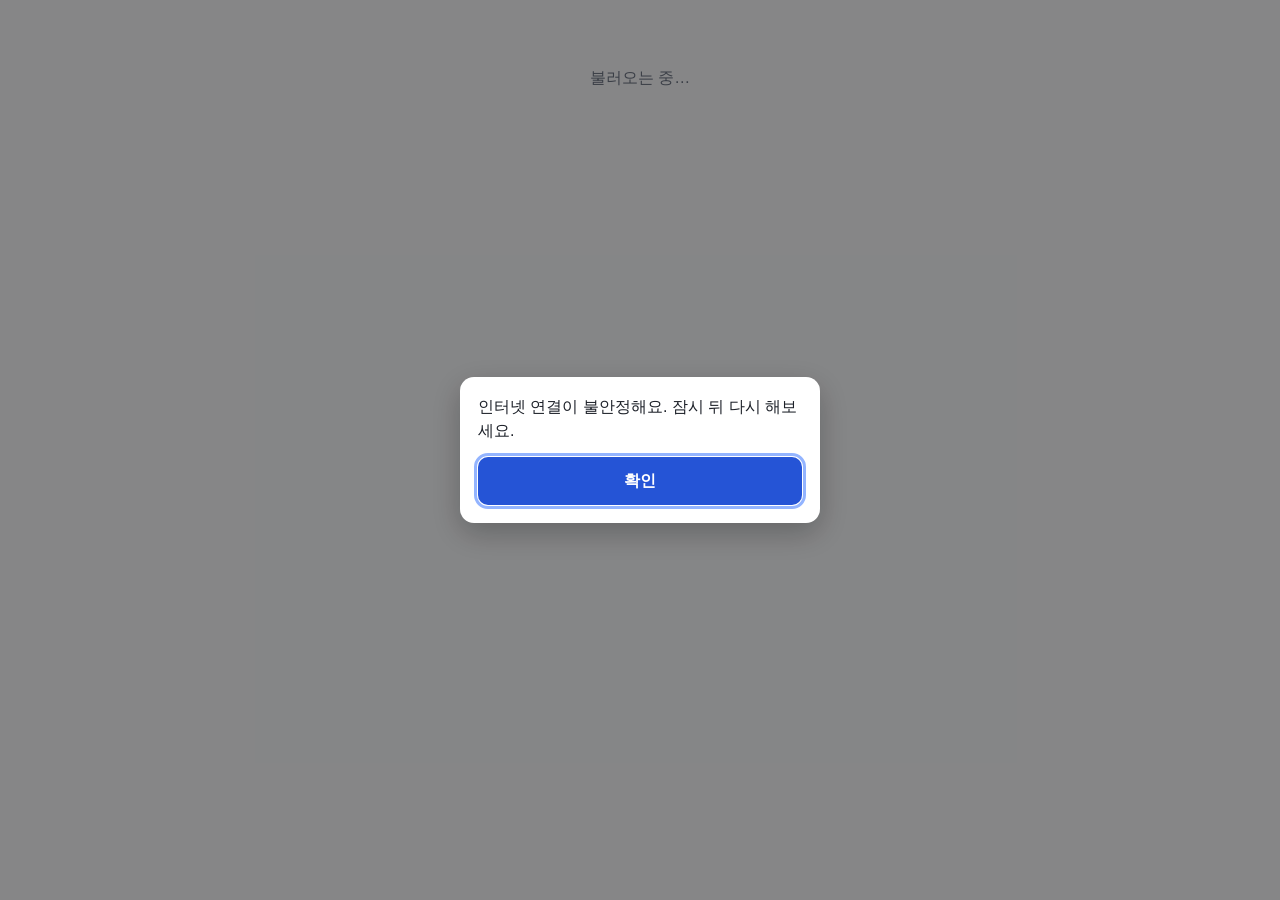
<file: index.html>
<!doctype html>
<html lang="ko">
<head>
<meta charset="utf-8">
<meta name="viewport" content="width=device-width, initial-scale=1, viewport-fit=cover">
<meta http-equiv="Content-Security-Policy" content="default-src 'self'; script-src 'self'; style-src 'self'; img-src 'self' data: blob:; connect-src 'self' https://wvraflylepsiefxkusyg.supabase.co; object-src 'none'; base-uri 'none'; form-action 'none'; frame-src 'none'">
<meta name="referrer" content="no-referrer">
<meta name="robots" content="noindex, nofollow">
<title>한울림제 스탬프 투어</title>
<link rel="icon" href="data:,">
<link rel="stylesheet" href="style.css?v=20261111b">
</head>
<body>
<main id="app"><p class="loading">불러오는 중…</p></main>
<noscript><p class="loading">자바스크립트를 켜야 쓸 수 있어요.</p></noscript>
<script src="js/data.js?v=20261111b"></script>
<script src="js/map.js?v=20261111b"></script>
<script src="js/qr.js?v=20261111b"></script>
<script src="js/store.js?v=20261111b"></script>
<script src="js/app.js?v=20261111b"></script>
</body>
</html>
</file>
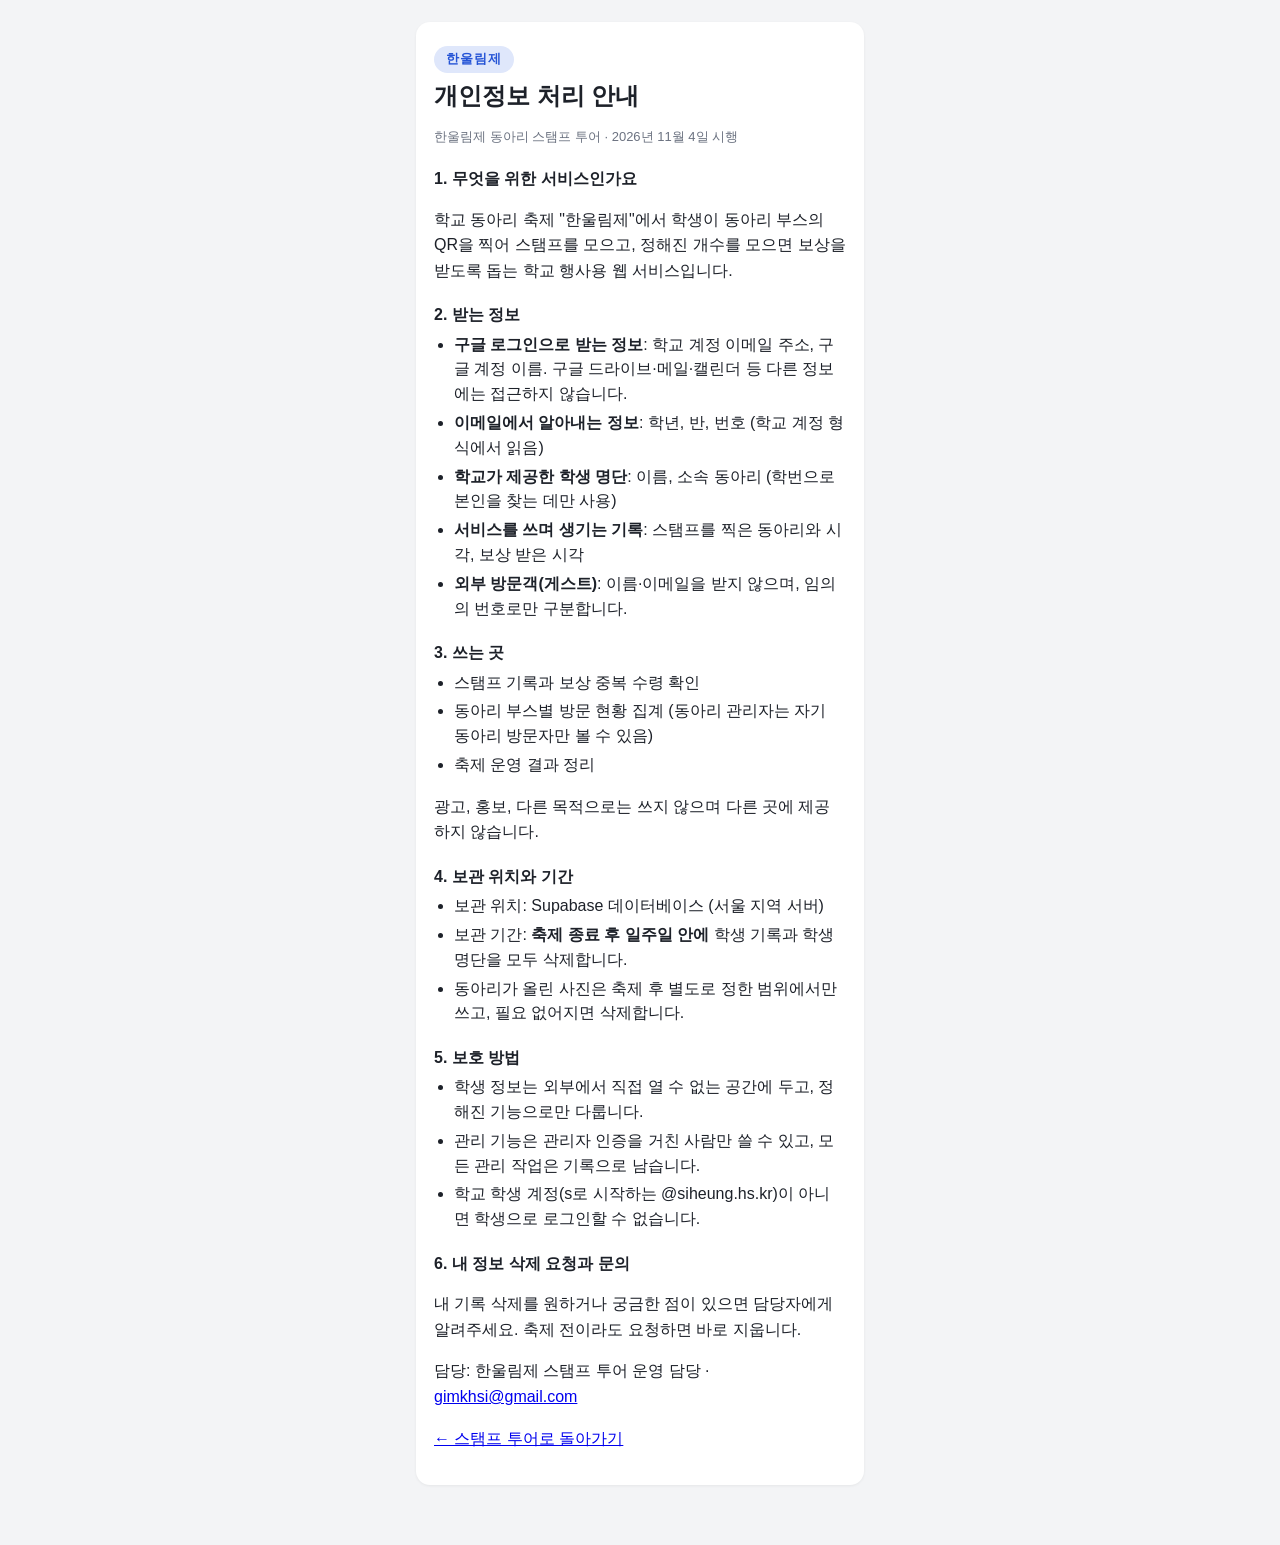
<file: privacy.html>
<!doctype html>
<html lang="ko">
<head>
<meta charset="utf-8">
<meta name="viewport" content="width=device-width, initial-scale=1">
<meta http-equiv="Content-Security-Policy" content="default-src 'none'; style-src 'self'; img-src 'self' data:; base-uri 'none'; form-action 'none'">
<meta name="referrer" content="no-referrer">
<title>개인정보 처리 안내 - 한울림제 스탬프 투어</title>
<link rel="icon" href="data:,">
<link rel="stylesheet" href="style.css?v=20261111b">
</head>
<body>
<main id="app" class="doc">
<section class="card">
  <div class="logo">한울림제</div>
  <h1>개인정보 처리 안내</h1>
  <p class="muted small">한울림제 동아리 스탬프 투어 · 2026년 11월 4일 시행</p>

  <h2>1. 무엇을 위한 서비스인가요</h2>
  <p>학교 동아리 축제 "한울림제"에서 학생이 동아리 부스의 QR을 찍어 스탬프를 모으고, 정해진 개수를 모으면 보상을 받도록 돕는 학교 행사용 웹 서비스입니다.</p>

  <h2>2. 받는 정보</h2>
  <ul>
    <li><b>구글 로그인으로 받는 정보</b>: 학교 계정 이메일 주소, 구글 계정 이름. 구글 드라이브·메일·캘린더 등 다른 정보에는 접근하지 않습니다.</li>
    <li><b>이메일에서 알아내는 정보</b>: 학년, 반, 번호 (학교 계정 형식에서 읽음)</li>
    <li><b>학교가 제공한 학생 명단</b>: 이름, 소속 동아리 (학번으로 본인을 찾는 데만 사용)</li>
    <li><b>서비스를 쓰며 생기는 기록</b>: 스탬프를 찍은 동아리와 시각, 보상 받은 시각</li>
    <li><b>외부 방문객(게스트)</b>: 이름·이메일을 받지 않으며, 임의의 번호로만 구분합니다.</li>
  </ul>

  <h2>3. 쓰는 곳</h2>
  <ul>
    <li>스탬프 기록과 보상 중복 수령 확인</li>
    <li>동아리 부스별 방문 현황 집계 (동아리 관리자는 자기 동아리 방문자만 볼 수 있음)</li>
    <li>축제 운영 결과 정리</li>
  </ul>
  <p>광고, 홍보, 다른 목적으로는 쓰지 않으며 다른 곳에 제공하지 않습니다.</p>

  <h2>4. 보관 위치와 기간</h2>
  <ul>
    <li>보관 위치: Supabase 데이터베이스 (서울 지역 서버)</li>
    <li>보관 기간: <b>축제 종료 후 일주일 안에</b> 학생 기록과 학생 명단을 모두 삭제합니다.</li>
    <li>동아리가 올린 사진은 축제 후 별도로 정한 범위에서만 쓰고, 필요 없어지면 삭제합니다.</li>
  </ul>

  <h2>5. 보호 방법</h2>
  <ul>
    <li>학생 정보는 외부에서 직접 열 수 없는 공간에 두고, 정해진 기능으로만 다룹니다.</li>
    <li>관리 기능은 관리자 인증을 거친 사람만 쓸 수 있고, 모든 관리 작업은 기록으로 남습니다.</li>
    <li>학교 학생 계정(s로 시작하는 @siheung.hs.kr)이 아니면 학생으로 로그인할 수 없습니다.</li>
  </ul>

  <h2>6. 내 정보 삭제 요청과 문의</h2>
  <p>내 기록 삭제를 원하거나 궁금한 점이 있으면 담당자에게 알려주세요. 축제 전이라도 요청하면 바로 지웁니다.</p>
  <p>담당: 한울림제 스탬프 투어 운영 담당 · <a href="mailto:gimkhsi@gmail.com">gimkhsi@gmail.com</a></p>

  <p><a href="./">← 스탬프 투어로 돌아가기</a></p>
</section>
</main>
</body>
</html>
</file>
<file: style.css>
:root { --bg:#f3f4f6; --card:#fff; --ink:#1d2129; --muted:#6b7280; --line:#e3e5e8; --main:#2554d6; --main-soft:#dfe7fb; --good:#15803d; --bad:#c62828; --warn:#c2620a; }
* { box-sizing: border-box; }
[hidden] { display:none !important; }
html { -webkit-text-size-adjust: 100%; }
body { margin:0; background:var(--bg); color:var(--ink); font-family:"Pretendard","Apple SD Gothic Neo","Malgun Gothic","Noto Sans KR",sans-serif; font-size:16px; line-height:1.45; }
main { max-width:480px; margin:0 auto; padding:10px 16px 48px; }
body.wide main { max-width:980px; }
h1 { font-size:24px; margin:6px 0 8px; } h2 { font-size:17px; margin:0 0 12px; }
.loading { text-align:center; color:var(--muted); padding:40px 0; }
.test-banner { background:#fef3c7; color:#92400e; text-align:center; font-size:13px; padding:6px; }
.card { background:var(--card); border-radius:14px; padding:18px; margin:12px 0; box-shadow:0 1px 3px rgba(0,0,0,.06); }
.center { text-align:center; }
.logo { display:inline-block; font-weight:800; letter-spacing:.08em; color:var(--main); background:var(--main-soft); padding:4px 12px; border-radius:999px; font-size:13px; margin-top:6px; }
.muted { color:var(--muted); } .small { font-size:13px; }
.error { color:var(--bad); min-height:1.2em; font-size:14px; margin:6px 0; }
.notice { background:#eef3ff; color:#1e3a8a; padding:10px 12px; border-radius:10px; font-size:14px; }
.good-bg { background:#dcfce7; color:#14532d; font-weight:600; }
.bad-bg { background:#fde8e8; color:#8b1d1d; }
p.notice.good-bg { text-align:center; }
input, select { width:100%; padding:12px; margin:6px 0; border:1px solid #cfd3d9; border-radius:10px; font-size:16px; background:#fff; color:var(--ink); }
input:focus, select:focus, button:focus-visible { outline:3px solid #93b4ff; outline-offset:1px; }
label { display:block; margin:10px 0 0; font-size:14px; color:var(--muted); }
button { font:inherit; cursor:pointer; border:0; border-radius:10px; padding:12px 16px; color:inherit; }
button:disabled { opacity:.55; cursor:default; }
.primary { background:var(--main); color:#fff; width:100%; font-weight:600; margin-top:8px; }
.secondary { background:#e8ecf3; color:var(--ink); width:100%; margin-top:8px; }
.danger { background:#fde8e8; color:var(--bad); width:100%; margin-top:8px; font-weight:600; }
.danger-text { color:var(--bad) !important; }
.link { background:none; color:var(--main); padding:8px; }
.huge { font-size:22px; padding:18px; }
.top { display:flex; justify-content:space-between; align-items:center; gap:8px; padding:6px 0; }
.test-box { border:2px dashed #f2c94c; background:#fffbeb; padding:14px; border-radius:14px; margin:14px 0; text-align:left; }
.progress { height:12px; background:var(--line); border-radius:6px; overflow:hidden; }
.progress div { height:100%; width:0; background:var(--main); transition:width .3s; }
.progress-text { text-align:center; font-size:30px; font-weight:800; margin:10px 0; }
.grid { display:grid; grid-template-columns:repeat(4,1fr); gap:8px; margin:12px 0 16px; }
.cell { aspect-ratio:1; border:2px dashed #cfd3d9; border-radius:50%; display:flex; align-items:center; justify-content:center; color:var(--muted); font-weight:700; font-size:14px; text-align:center; padding:4px; word-break:keep-all; overflow:hidden; }
.cell.on { border:2px solid var(--main); background:var(--main-soft); color:#1e3a8a; }
.cell span { font-size:11px; line-height:1.2; }
.row { display:flex; justify-content:space-between; align-items:center; gap:8px; padding:10px 0; border-bottom:1px solid var(--line); font-size:15px; }
.row:last-child { border-bottom:0; }
.row.done { color:var(--good); font-weight:600; }
.stamp-result .big-stamp { width:120px; height:120px; border-radius:50%; margin:18px auto 8px; display:flex; align-items:center; justify-content:center; font-size:64px; color:#fff; font-weight:700; }
.stamp-result.good .big-stamp { background:var(--good); } .stamp-result.warn .big-stamp { background:var(--warn); } .stamp-result.bad .big-stamp { background:var(--bad); }
.club-name { font-size:20px; font-weight:600; }
.pin-label { margin-top:18px; font-weight:600; }
.pin-dots { display:flex; justify-content:center; gap:14px; margin:12px 0; }
.pin-dots span { width:18px; height:18px; border-radius:50%; border:2px solid var(--muted); }
.pin-dots span.on { background:var(--ink); border-color:var(--ink); }
.keypad { display:grid; grid-template-columns:repeat(3,1fr); gap:10px; max-width:300px; margin:8px auto; }
.keypad button { font-size:26px; padding:16px 0; background:#eef1f5; font-weight:600; }
.keypad button:disabled { visibility:hidden; }
body.full-good { background:var(--good); } body.full-bad { background:var(--bad); }
.result-full { color:#fff; text-align:center; padding-top:10vh; }
.result-full .result-mark { font-size:120px; line-height:1; font-weight:700; }
.result-full h1 { font-size:52px; margin:12px 0; } .result-full p { font-size:20px; margin:6px 0; }
.result-full .secondary { max-width:240px; margin-top:32px; }
/* 지도 */
.two-btn { display:grid; grid-template-columns:1fr 1fr; gap:8px; }
.row-btn { width:100%; background:none; border-radius:0; padding:10px 0; text-align:left; font-size:15px; }
.floor-tabs { display:grid; grid-template-columns:repeat(5,1fr); gap:6px; margin-top:6px; }
.ftab { background:#fff; padding:8px 0; display:flex; flex-direction:column; align-items:center; font-weight:700; box-shadow:0 1px 2px rgba(0,0,0,.06); }
.ftab small { font-weight:500; font-size:11px; color:var(--muted); }
.ftab.on { background:var(--ink); color:#fff; } .ftab.on small { color:#cfd3d9; }
.map-card { padding:10px; }
.map-svg { width:100%; height:auto; display:block; touch-action:manipulation; }
.map-svg text { text-anchor:middle; dominant-baseline:middle; fill:#4b5563; font-family:inherit; pointer-events:none; }
.map-svg rect { stroke-width:.8; }
.m-corr rect { fill:#eceef1; stroke:none; }
.m-room rect { fill:#fff; stroke:#c5cad2; }
.m-wc rect { fill:#e9eef7; stroke:#c5cad2; } .m-wc text { fill:#64748b; }
.m-hall rect { fill:#f4f1e8; stroke:#d6cfb8; }
.m-stair rect { fill:#d9dce1; stroke:#b4bac3; } .m-stair-line { stroke:#9aa1ab; stroke-width:.8; }
.m-booth rect, .m-part rect, .m-done rect { stroke-width:1.2; cursor:pointer; }
.m-booth rect { fill:var(--main-soft); stroke:var(--main); } .m-booth text { fill:#1e3a8a; font-weight:700; }
.m-part rect { fill:#fef3c7; stroke:#d97706; } .m-part text { fill:#92400e; font-weight:700; }
.m-done rect { fill:#dcfce7; stroke:var(--good); } .m-done text { fill:#14532d; font-weight:700; }
.m-badge { font-weight:800; }
.map-svg g[data-room] { cursor:pointer; outline:none; }
.map-svg g.m-sel rect, .map-svg g[data-room]:focus-visible rect { stroke:#111827; stroke-width:2.4; }
.map-svg g.m-focus rect { stroke-width:2.4; }
.legend { display:flex; flex-wrap:wrap; gap:4px 12px; font-size:12px; color:var(--muted); margin:8px 4px 2px; }
.legend span { display:inline-flex; align-items:center; gap:4px; }
.lg { width:12px; height:12px; border-radius:3px; display:inline-block; border:1.5px solid; }
.lg-booth { background:var(--main-soft); border-color:var(--main); } .lg-done { background:#dcfce7; border-color:var(--good); }
.lg-part { background:#fef3c7; border-color:#d97706; } .lg-wc { background:#e9eef7; border-color:#c5cad2; } .lg-stair { background:#d9dce1; border-color:#b4bac3; }
/* 로그인·동아리 관리 */
.login-seg { margin:10px 0 4px; }
.login-box { border:1px solid var(--line); padding:14px; border-radius:14px; margin:14px 0; text-align:left; }
.login-box input { font-size:22px; letter-spacing:.3em; text-align:center; }
.intro { display:block; font-size:13px; color:var(--muted); font-weight:400; margin-top:2px; }
.nowrap { white-space:nowrap; }
textarea { width:100%; padding:12px; margin:6px 0; border:1px solid #cfd3d9; border-radius:10px; font:inherit; font-size:16px; resize:vertical; }
.club-head { margin:6px 0 2px; } .club-head h1 { margin:4px 0 0; } .club-head p { margin:2px 0 8px; }
.pick-floor h2 { margin:16px 0 8px; font-size:15px; color:var(--muted); }
.pick-grid { display:grid; grid-template-columns:repeat(auto-fill,minmax(160px,1fr)); gap:8px; }
.pick { background:#f6f7f9; border:1px solid var(--line); text-align:left; display:flex; flex-direction:column; gap:2px; padding:12px; }
.pick b { font-size:15px; } .pick span { font-size:12px; color:var(--muted); }
.pick:hover { border-color:var(--main); }
.qr-big { background:#fff; border-radius:14px; padding:24px 16px; display:flex; flex-direction:column; align-items:center; gap:6px; text-align:center; margin:12px 0; }
.qr-big svg { width:min(300px, 80vw); height:auto; }
.qr-big b { font-size:26px; margin-top:6px; } .qr-big span { color:var(--muted); }
/* 내 동아리·사진 */
.my-club { margin:2px 0 8px; font-size:14px; color:var(--muted); } .my-club b { color:var(--ink); }
.pill.mine { background:#ede9fe; color:#5b21b6; font-size:11px; padding:1px 8px; vertical-align:2px; }
.map-svg g.m-mine rect { stroke-dasharray:3 2; stroke:#7c3aed; stroke-width:1.8; }
.lg-mine { background:#fff; border:1.5px dashed #7c3aed; }
.club-block + .club-block { border-top:1px solid var(--line); }
.club-block .row { border-bottom:0; }
.photo-strip { display:flex; gap:6px; overflow-x:auto; padding:0 0 10px; }
.ph { padding:0; border-radius:10px; overflow:hidden; background:#e5e7eb; flex:none; }
.ph img { display:block; width:96px; height:72px; object-fit:cover; }
.photo-grid { display:grid; grid-template-columns:repeat(3,1fr); gap:8px; margin:10px 0; }
.pg-cell { display:flex; flex-direction:column; align-items:center; }
.pg-cell .ph img { width:100%; height:auto; aspect-ratio:4/3; }
.pg-cell .ph { width:100%; }
.upload-btn { display:block; text-align:center; background:var(--main); color:#fff; font-weight:600; padding:12px; border-radius:10px; cursor:pointer; font-size:16px; }
.check { display:flex; align-items:center; gap:8px; color:var(--ink); } .check input { width:auto; margin:0; }
.lightbox { position:fixed; inset:0; background:rgba(0,0,0,.88); display:flex; flex-direction:column; align-items:center; justify-content:center; z-index:50; padding:16px; }
.lightbox img { max-width:100%; max-height:78vh; border-radius:8px; }
.lightbox p { color:#fff; margin:10px 0; }
.lb-close { background:#fff; color:var(--ink); }
/* 관리자 */
.admin-top { display:flex; justify-content:space-between; align-items:center; flex-wrap:wrap; gap:6px; padding:6px 0; }
.tabs { display:flex; gap:4px; overflow-x:auto; padding-bottom:4px; -webkit-overflow-scrolling:touch; }
.tab { background:none; padding:8px 12px; color:var(--muted); white-space:nowrap; flex:none; }
.tab.on { background:var(--ink); color:#fff; }
.kpis { display:grid; grid-template-columns:repeat(3,1fr); gap:10px; margin-top:12px; }
.kpi { background:var(--card); border-radius:14px; padding:14px 8px; text-align:center; }
.kpi b { display:block; font-size:28px; } .kpi span { font-size:13px; color:var(--muted); }
.bar-row { display:grid; grid-template-columns:150px 1fr 40px; gap:10px; align-items:center; font-size:14px; margin:5px 0; }
.bar-row span { overflow:hidden; text-overflow:ellipsis; white-space:nowrap; }
.bar-row b { text-align:right; }
.bar { height:10px; background:var(--line); border-radius:5px; overflow:hidden; } .bar div { height:100%; width:0; background:var(--main); }
.table-wrap { overflow-x:auto; }
table { width:100%; border-collapse:collapse; font-size:14px; } th, td { padding:8px; border-bottom:1px solid var(--line); text-align:left; white-space:nowrap; }
th { color:var(--muted); font-weight:600; }
table.log td:last-child { white-space:normal; }
.warn-row td { color:var(--bad); }
.inline { display:flex; gap:8px; align-items:flex-end; }
.inline input { flex:1; } .inline .primary, .inline .secondary { width:auto; margin:6px 0; white-space:nowrap; }
.grow { flex:1; margin:0; }
.add-row { display:grid; grid-template-columns:2fr 2fr 1fr auto; gap:6px; align-items:center; margin-bottom:4px; }
.add-row .secondary { width:auto; margin:0; }
.admin-row { flex-wrap:wrap; }
.student-head { display:flex; flex-wrap:wrap; gap:8px; align-items:center; margin:12px 0; font-size:17px; }
.pill { font-size:13px; background:#e8ecf3; padding:3px 10px; border-radius:999px; }
.chip-grid { display:grid; grid-template-columns:repeat(auto-fill,minmax(150px,1fr)); gap:6px; }
.chip { display:flex; align-items:center; gap:6px; margin:0; padding:8px 10px; border:1px solid var(--line); border-radius:10px; color:var(--ink); font-size:14px; cursor:pointer; }
.chip.on { background:var(--main-soft); border-color:#a9bff3; }
.chip input { width:auto; margin:0; }
.seg { display:inline-flex; background:#e8ecf3; border-radius:10px; padding:3px; margin-bottom:6px; }
.seg button { padding:8px 14px; background:none; }
.seg button.on { background:#fff; box-shadow:0 1px 2px rgba(0,0,0,.1); font-weight:600; }
/* 인쇄물 */
.qr-sheet { display:grid; grid-template-columns:repeat(3,1fr); gap:12px; }
.qr-card { background:#fff; border:1px solid var(--line); border-radius:12px; padding:16px 10px; display:flex; flex-direction:column; align-items:center; gap:4px; text-align:center; break-inside:avoid; }
.qr-card svg { max-width:100%; height:auto; }
.qr-title { font-size:12px; font-weight:700; color:var(--main); letter-spacing:.04em; }
.qr-card b { font-size:19px; margin-top:4px; word-break:keep-all; } .qr-card span { font-size:13px; color:var(--muted); } .qr-card small { font-size:11px; color:var(--muted); }
.guide { background:#fff; border-radius:14px; padding:28px; }
.guide h1 { font-size:30px; } .guide-sub { font-size:17px; color:var(--muted); }
.guide-steps { font-size:19px; padding-left:28px; } .guide-steps li { margin:18px 0; }
.guide-steps b { display:block; } .guide-steps span { display:block; color:#374151; font-size:16px; margin-top:4px; }
.guide-result { margin-top:8px !important; }
.g-good, .g-bad { display:inline-block !important; color:#fff !important; font-weight:700; padding:2px 10px; border-radius:6px; }
.g-good { background:var(--good); } .g-bad { background:var(--bad); }
.guide-pin { font-size:24px; font-weight:700; margin:28px 0; display:flex; align-items:center; gap:12px; }
.guide-pin .blank { display:inline-block; width:200px; border-bottom:3px solid var(--ink); height:34px; }
.pin-big { font-size:40px; letter-spacing:.2em; }
.pin-fixed { font-size:36px; font-weight:800; letter-spacing:.25em; margin:4px 0 8px; }
.guide-note { color:var(--muted); font-size:15px; }
@media (max-width:640px) {
  .qr-sheet { grid-template-columns:repeat(2,1fr); }
  .add-row { grid-template-columns:1fr 1fr; } .add-row .secondary { grid-column:span 2; width:100%; }
  .bar-row { grid-template-columns:110px 1fr 32px; }
  .kpi b { font-size:24px; }
  .guide { padding:18px; } .guide h1 { font-size:24px; }
}
@media print {
  @page { size:A4; margin:12mm; }
  .no-print, .test-banner, .admin-top, .tabs { display:none !important; }
  body, body.wide { background:#fff; } main, body.wide main { max-width:none; padding:0; }
  .qr-sheet { grid-template-columns:repeat(2,1fr); gap:8mm; }
  .qr-card { height:82mm; break-inside:avoid; page-break-inside:avoid; justify-content:center; border:1px solid #999; border-radius:4mm; }
  .qr-card svg { width:52mm; height:52mm; }
  .guide { padding:0; }
  .qr-big { border:1px solid #999; margin:20mm auto; width:120mm; }
  .qr-big svg { width:80mm; height:80mm; }
}
/* 일정표 */
.three-btn { display:grid; grid-template-columns:1fr 1fr 1fr; gap:8px; }
.three-btn .secondary { padding-left:4px; padding-right:4px; }
.pill.now { background:var(--warn); color:#fff; font-size:11px; padding:1px 8px; vertical-align:2px; }
.now-banner { display:block; width:100%; text-align:left; background:#fff7ed; color:#7c2d12; border:1px solid #fed7aa; border-radius:12px; padding:10px 12px; margin:10px 0; font-size:14px; line-height:1.5; }
.sched { list-style:none; margin:12px 0; padding:0; }
.sched li { display:flex; gap:12px; padding:10px 8px; border-bottom:1px solid var(--line); border-radius:8px; }
.sched li:last-child { border-bottom:0; }
.sched li.now { background:#fff7ed; border:1px solid #fed7aa; }
.sched li.past { opacity:.45; }
.sc-time { flex:0 0 58px; font-weight:700; font-variant-numeric:tabular-nums; font-size:15px; }
.sc-time span { display:block; font-weight:400; font-size:12px; color:var(--muted); }
.sc-body { flex:1; min-width:0; display:flex; flex-direction:column; gap:2px; word-break:keep-all; overflow-wrap:anywhere; }
.sc-place { font-size:13px; color:var(--muted); }
.sc-mine { font-size:13px; color:var(--main); font-weight:700; }
.sch-list { margin:10px 0; }
.sch-row { display:grid; grid-template-columns:1fr 1fr; gap:6px; padding:10px; margin:0 0 8px; border:1px solid var(--line); border-radius:10px; background:#fafbfc; }
.sch-row input { margin:0; padding:8px; font-size:14px; }
.sch-row .f-t, .sch-row .f-p, .sch-row .f-n, .sch-row .f-g1, .sch-row .f-g2 { grid-column:1 / -1; }
.sch-row .f-rm { grid-column:1 / -1; justify-self:end; padding:2px 4px; }
@media (min-width:760px) {
  .sch-row { grid-template-columns:72px 72px 2fr 1.4fr 1.4fr 1.4fr 1.6fr auto; align-items:center; padding:6px; }
  .sch-row .f-t, .sch-row .f-p, .sch-row .f-n, .sch-row .f-g1, .sch-row .f-g2, .sch-row .f-rm { grid-column:auto; }
}
.sc-body .pill { align-self:flex-start; }
/* 확인·알림 창 */
.dlg { position:fixed; inset:0; background:rgba(0,0,0,.45); display:flex; align-items:center; justify-content:center; padding:16px; z-index:1000; }
.dlg-box { background:var(--card); border-radius:14px; padding:18px; width:100%; max-width:360px; box-shadow:0 10px 30px rgba(0,0,0,.25); }
.dlg-box p { margin:0 0 14px; white-space:pre-line; line-height:1.5; }
.dlg-btns { display:flex; gap:8px; }
.dlg-btns button { flex:1; margin-top:0; }
@media print { .dlg { display:none; } }
/* 서버 상태 */
.pill.state-good { background:#dcfce7; color:#14532d; } .pill.state-warn { background:#fef3c7; color:#78350f; } .pill.state-bad { background:#fde8e8; color:#7f1d1d; }
.mini-wrap { display:grid; grid-template-columns:repeat(auto-fit, minmax(240px, 1fr)); gap:16px; }
.mini { margin:0; }
.mini figcaption { font-size:14px; font-weight:600; margin-bottom:6px; }
.mini svg { width:100%; height:auto; display:block; }
.mini rect { fill:var(--main); }
.mini rect:hover { fill:#1e3a8a; }
.mini-base { stroke:var(--line); stroke-width:1; }
.mini-axis { display:flex; justify-content:space-between; margin-top:2px; }
.stat-grid { display:grid; grid-template-columns:repeat(auto-fill, minmax(150px, 1fr)); gap:10px; margin-top:10px; }
.stat { background:#f6f7f9; border:1px solid var(--line); border-radius:12px; padding:12px; display:flex; flex-direction:column; gap:2px; min-width:0; }
.stat b { font-size:24px; font-variant-numeric:tabular-nums; }
.stat span { font-size:13px; color:var(--ink); }
.stat small { font-size:12px; color:var(--muted); }
.sub-h { font-size:15px; margin:18px 0 4px; }
.notice.warn-bg { background:#fff7ed; color:#7c2d12; border:1px solid #fed7aa; }
.inapp { text-align:left; margin:12px 0; line-height:1.5; }
.inapp .secondary { margin-top:10px; }
/* 개인정보 처리 안내 */
.doc h2 { font-size:16px; margin:20px 0 6px; }
.doc ul { padding-left:20px; margin:6px 0; }
.doc li { margin:4px 0; line-height:1.55; }
.doc p { line-height:1.6; }
.page-title { font-size:22px; margin:6px 2px 2px; }
.page-sub { margin:0 2px 8px; }
.three-btn .secondary { line-height:1.25; padding-top:10px; padding-bottom:10px; font-weight:600; }

/* 공지 */
.notice-box { background:#fff7ed; border:1px solid #fed7aa; color:#7c2d12; border-radius:12px; padding:10px 12px; margin:8px 0; }
.notice-box p { margin:0; font-size:14px; line-height:1.5; overflow-wrap:anywhere; }
.notice-box p + p { margin-top:6px; padding-top:6px; border-top:1px dashed #fed7aa; }
.pill.ann { background:#ea580c; color:#fff; font-size:11px; padding:1px 8px; vertical-align:1px; }
.club-notice { display:block; font-size:13px; color:#9a3412; background:#fff7ed; border-radius:6px; padding:3px 7px; margin-top:4px; font-weight:500; overflow-wrap:anywhere; }
</file>
